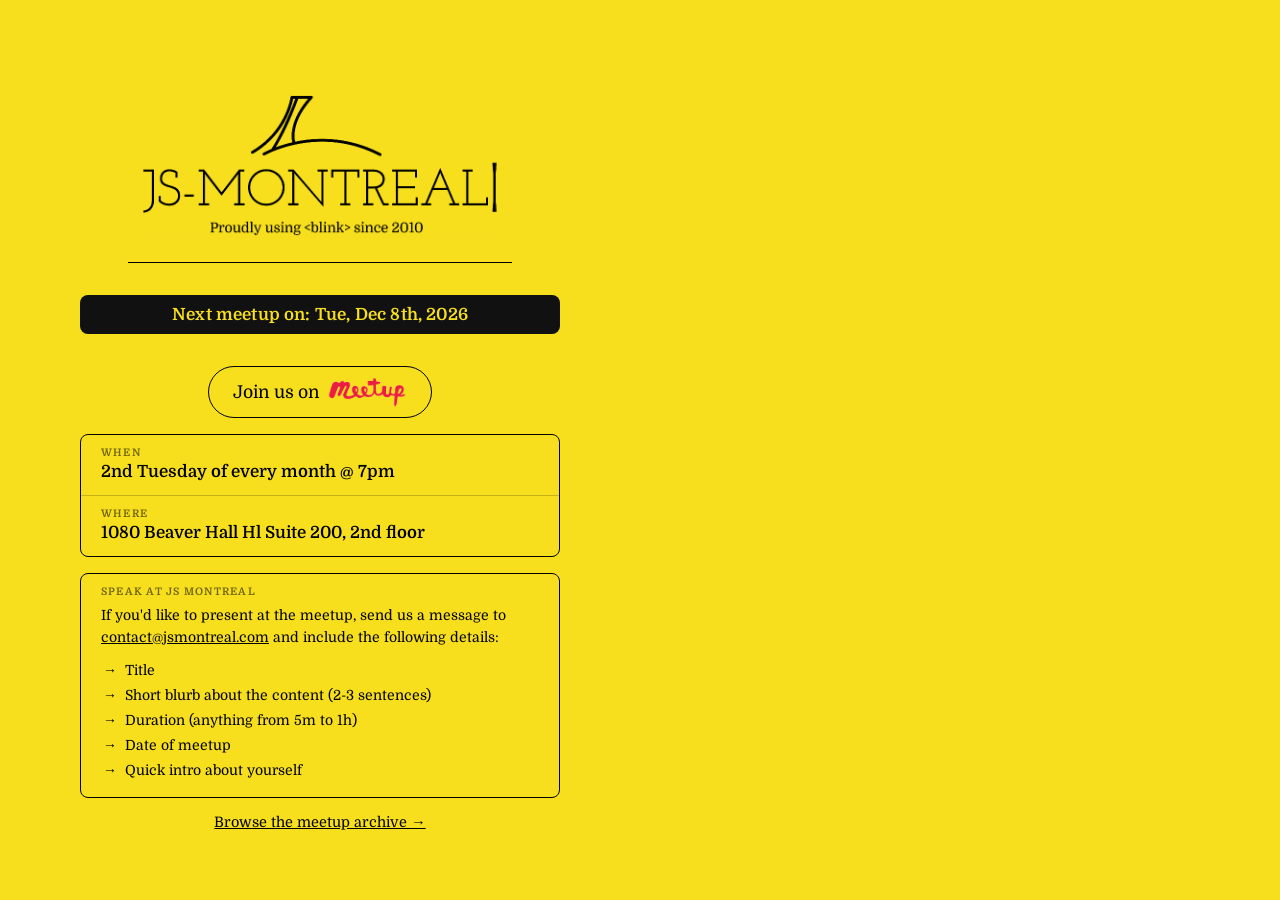
<file: index.html>
<!DOCTYPE html>
<html>
  <head>
    <meta charset="utf-8">
    <meta name="viewport" content="width=device-width, initial-scale=1">
    <title>JS-Montreal</title>

    <meta name="description" content="Join the free JS Montreal Meetup! Share and learn about JavaScript & TypeScript, present projects, and connect with fellow developers in the community.">
    <meta property="og:title" content="JS-Montreal">
    <meta property="og:type" content="article" />
    <meta property="og:description" content="Join the free JS Montreal Meetup! Share and learn about JavaScript & TypeScript, present projects, and connect with fellow developers in the community.">
    <meta property="og:image" content="https://jsmontreal.com/images/share.png">
    <meta property="og:url" content="https://jsmontreal.com">
    <meta name="twitter:card" content="summary_large_image">

    <link rel="preconnect" href="https://fonts.googleapis.com">
    <link rel="preconnect" href="https://fonts.gstatic.com" crossorigin>
    <link href="https://fonts.googleapis.com/css2?family=Domine:wght@400..700&display=swap" rel="stylesheet">
    <link rel="icon" type="image/png" href="favicon.png" />
    <link rel="stylesheet" href="main.css">
    <script src="main.js" defer></script>
  </head>

  <body>
    <div class="container">
      <div class="main">

        <img src="images/logo.png" width="400" height="200" class="logo" alt="JS-Montreal" />

        <div class="info">
          <p class="next-meetup" id="next-meetup"></p>

          <a class="meetup-link" href="https://www.meetup.com/js-montreal/">
            <span class="join-us">Join us on </span>
            <img class="meetup-logo" src="images/meetup-logo.png" width="80" height="32" alt="Meetup" />
          </a>

          <div class="time-place">
            <div class="when">
              <span class="info-label">When</span>
              <span class="info-value">2nd Tuesday of every month @ 7pm</span>
            </div>
            <div class="where">
              <span class="info-label">Where</span>
              <span class="info-value">1080 Beaver Hall Hl Suite 200, 2nd floor</span>
            </div>
          </div>
          <div class="present">
            <span class="info-label">Speak at JS Montreal</span>
            <p>If you'd like to present at the meetup, send us a message to <a href="mailto:contact@jsmontreal.com">contact@jsmontreal.com</a>
              and include the following details:</p>
            <ul class="present-details">
              <li>Title</li>
              <li>Short blurb about the content (2-3 sentences)</li>
              <li>Duration (anything from 5m to 1h)</li>
              <li>Date of meetup</li>
              <li>Quick intro about yourself</li>
            </ul>
          </div>

          <a class="archive-link" href="archive.html">Browse the meetup archive &rarr;</a>
        </div>

      </div>

      <div class="map-container">
        <iframe
          class="map"
          src="https://www.google.com/maps/embed?pb=!1m18!1m12!1m3!1d5592.767102685664!2d-73.56806292315389!3d45.50235707107465!2m3!1f0!2f0!3f0!3m2!1i1024!2i768!4f13.1!3m3!1m2!1s0x4cc91b0db4e17add%3A0x46d896aeb6bc83aa!2sUpgrade%2C%20Inc!5e0!3m2!1sen!2sca!4v1739802620753!5m2!1sen!2sca"
          width="100%"
          allowfullscreen=""
          loading="lazy"
          referrerpolicy="no-referrer-when-downgrade">
        </iframe>
      </div>

    </div>
  </body>
</html>
</file>
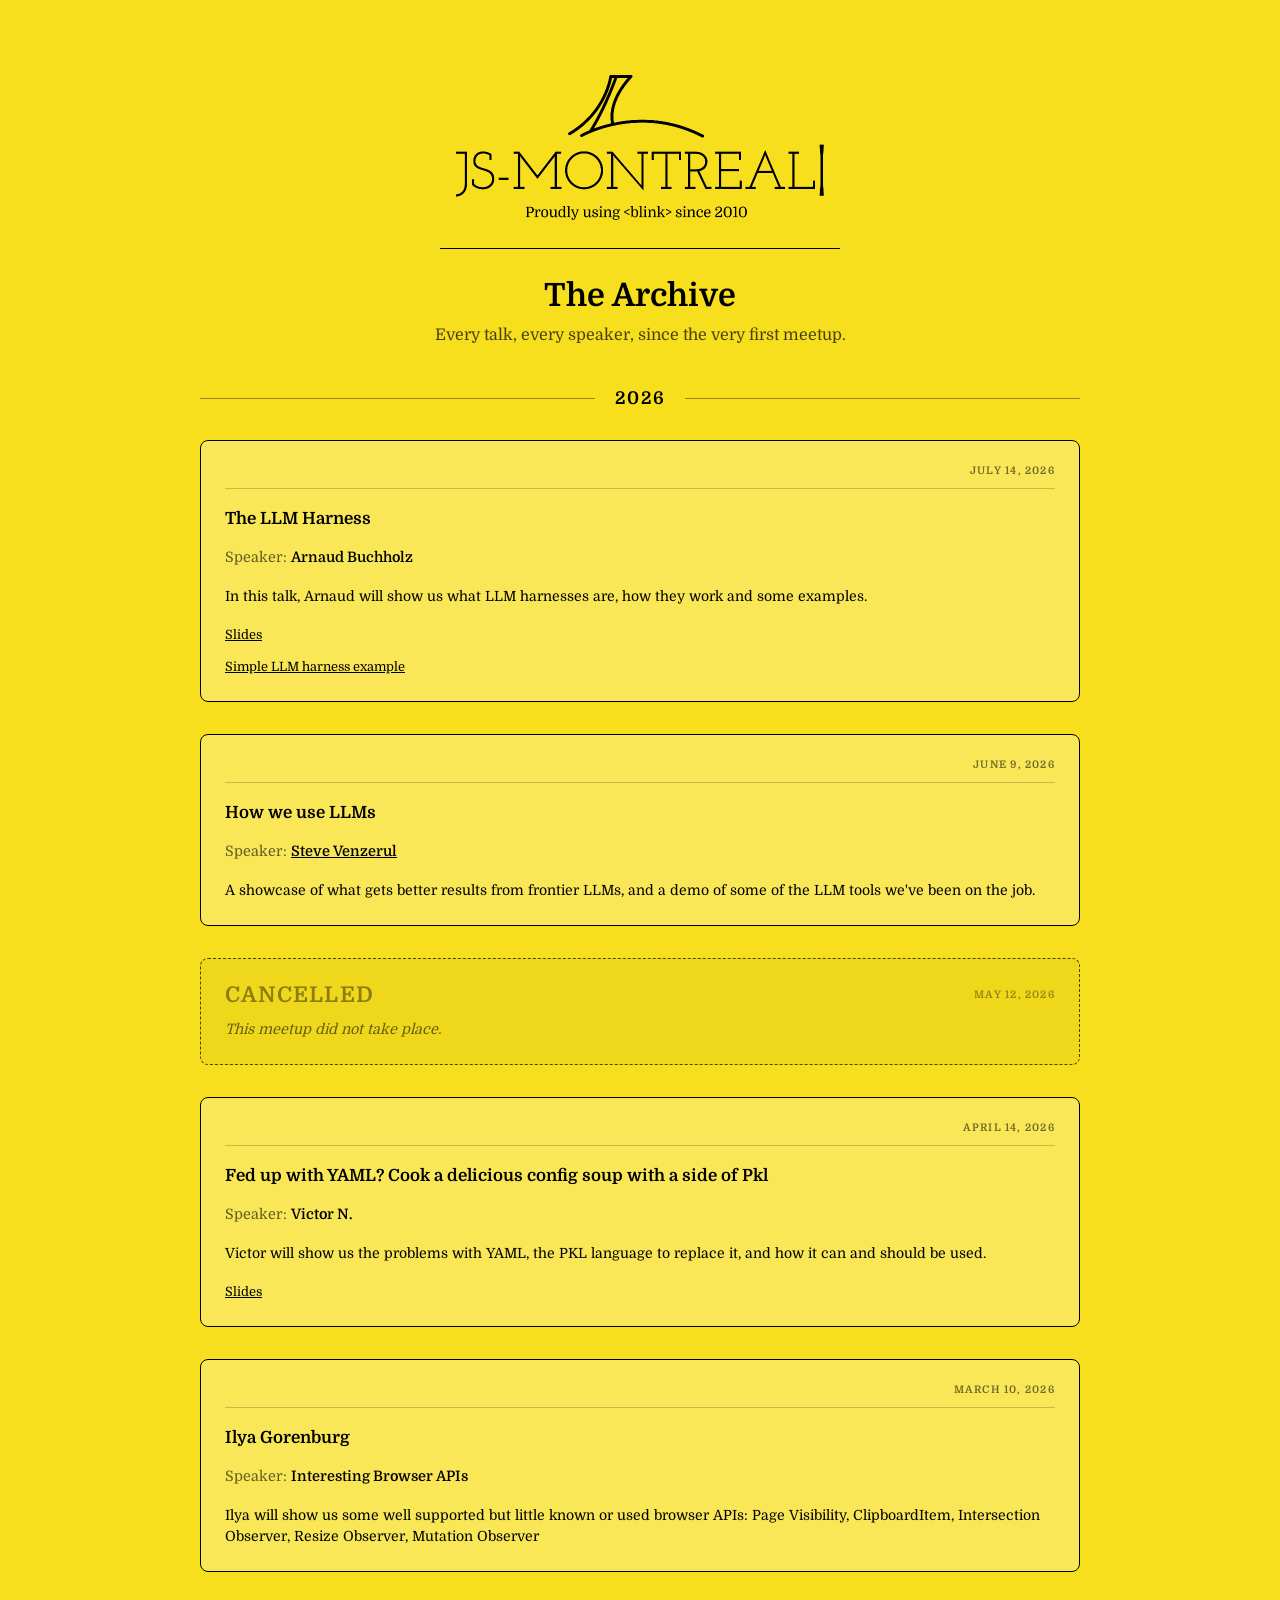
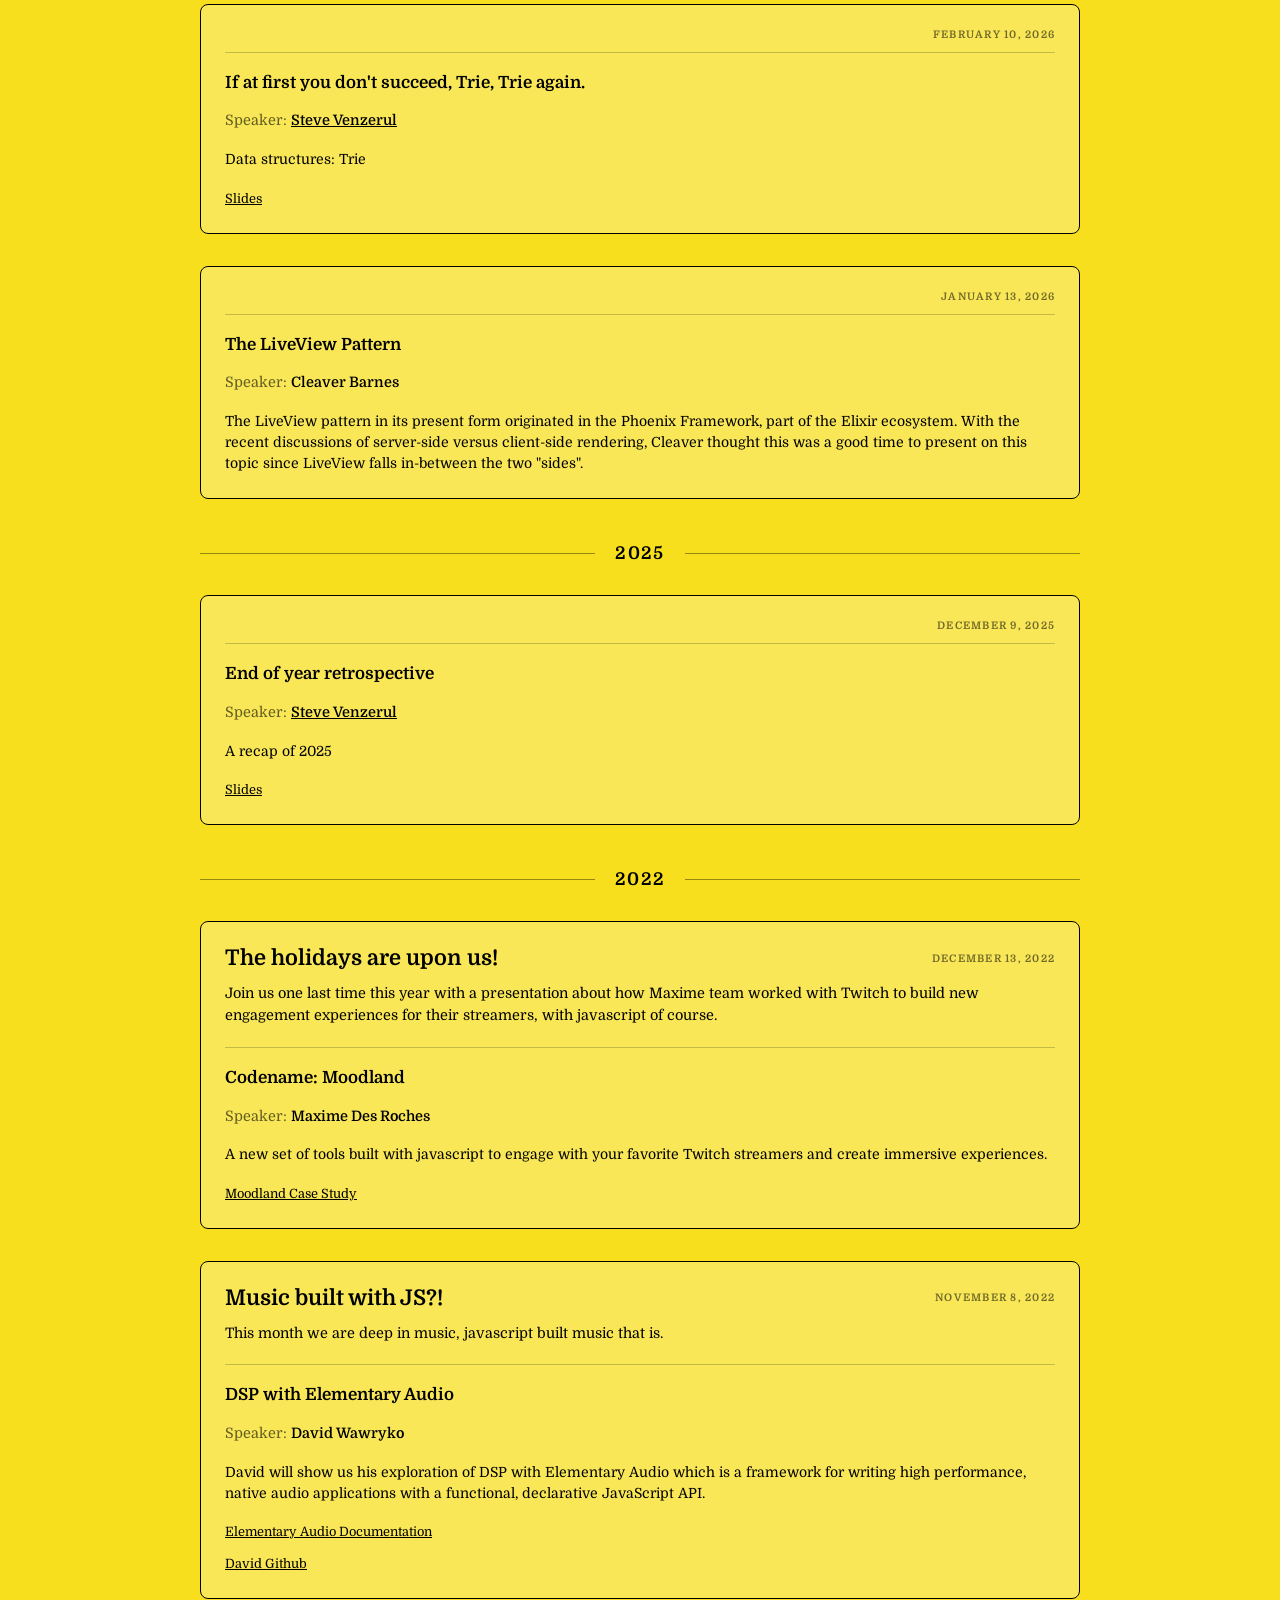
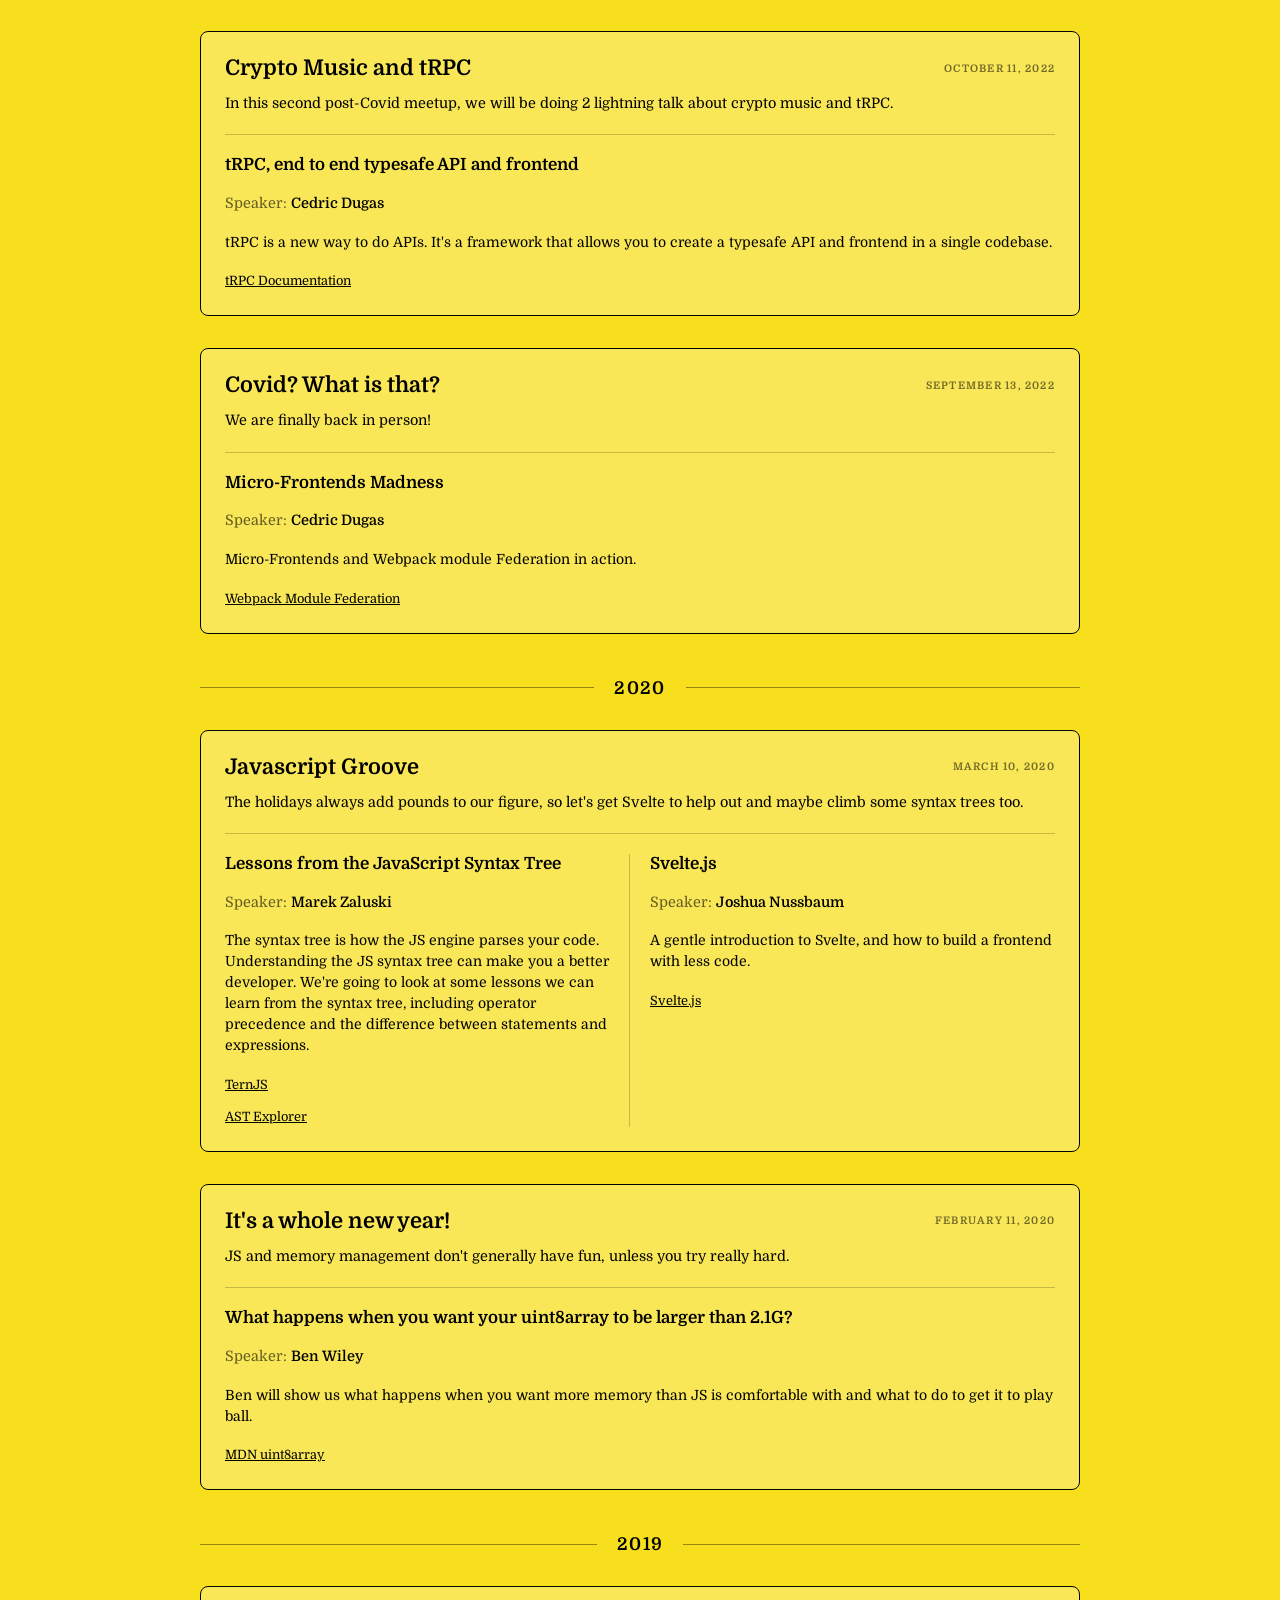
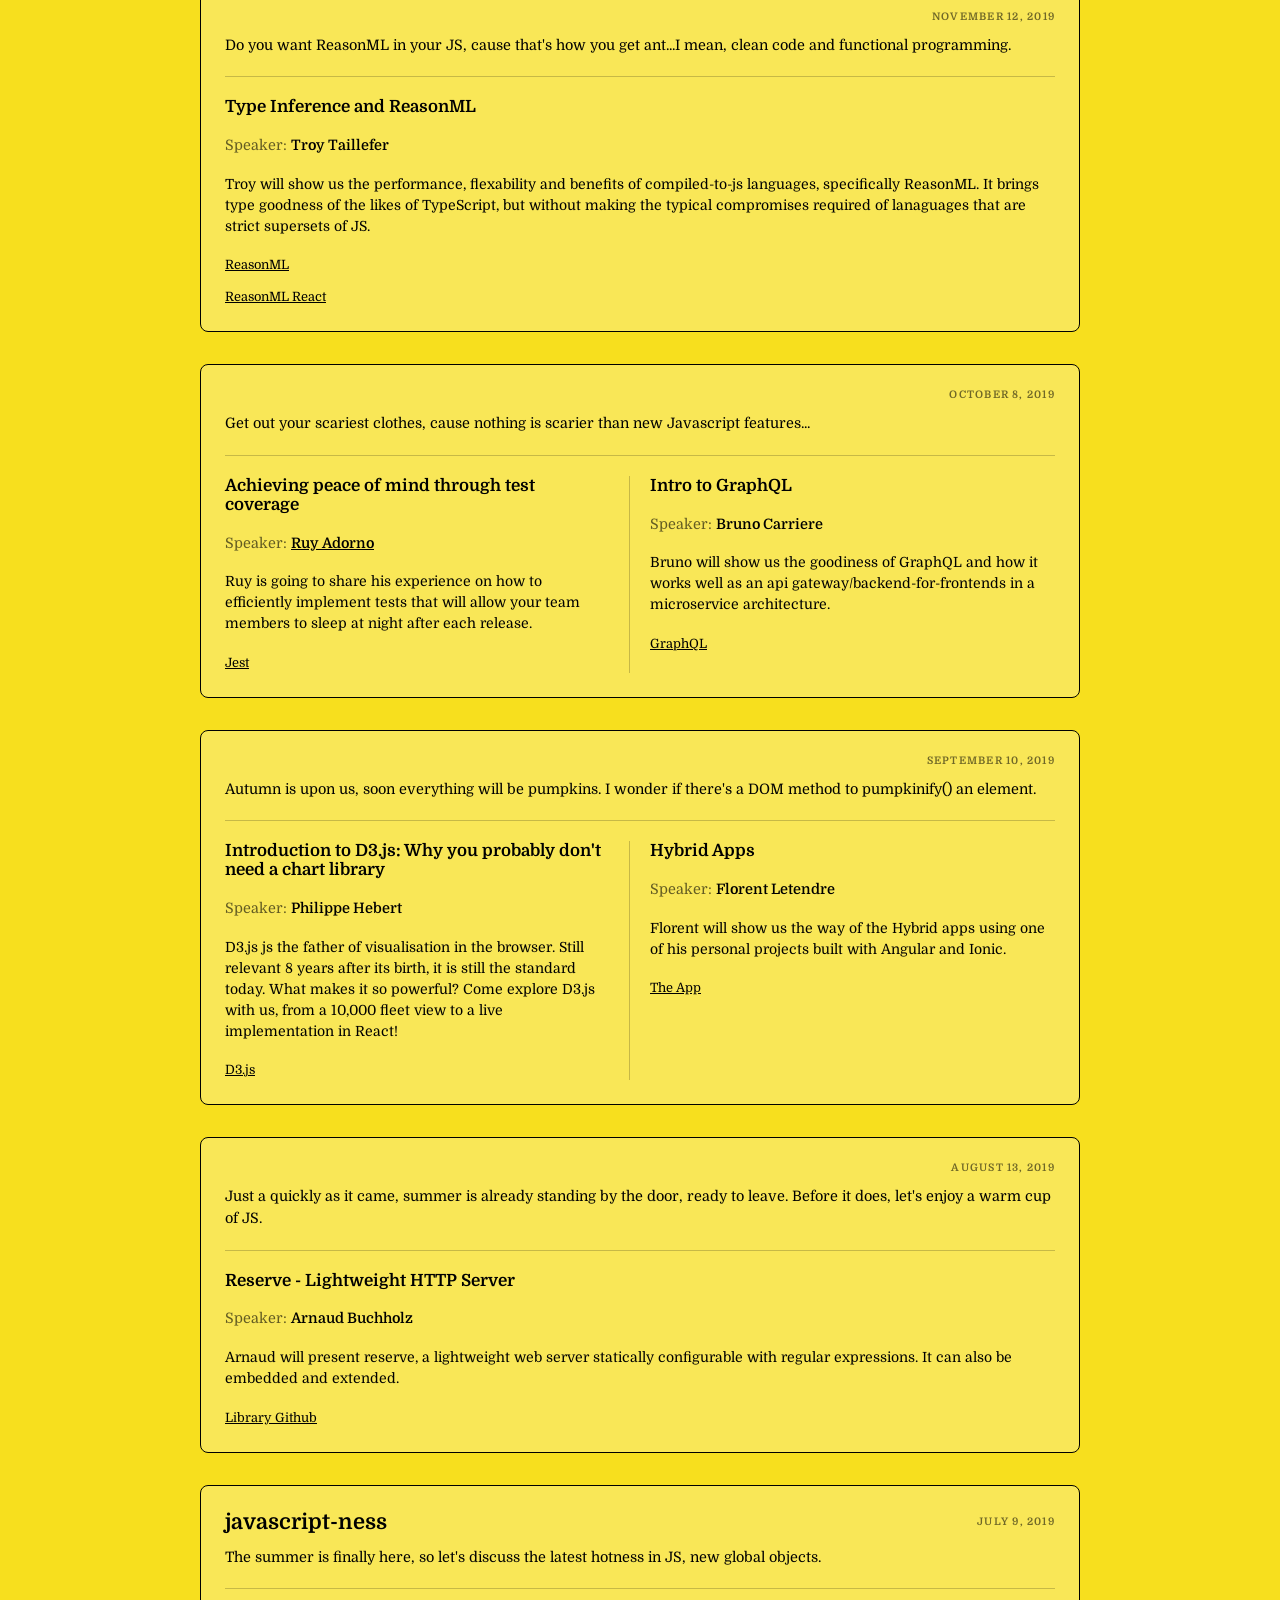
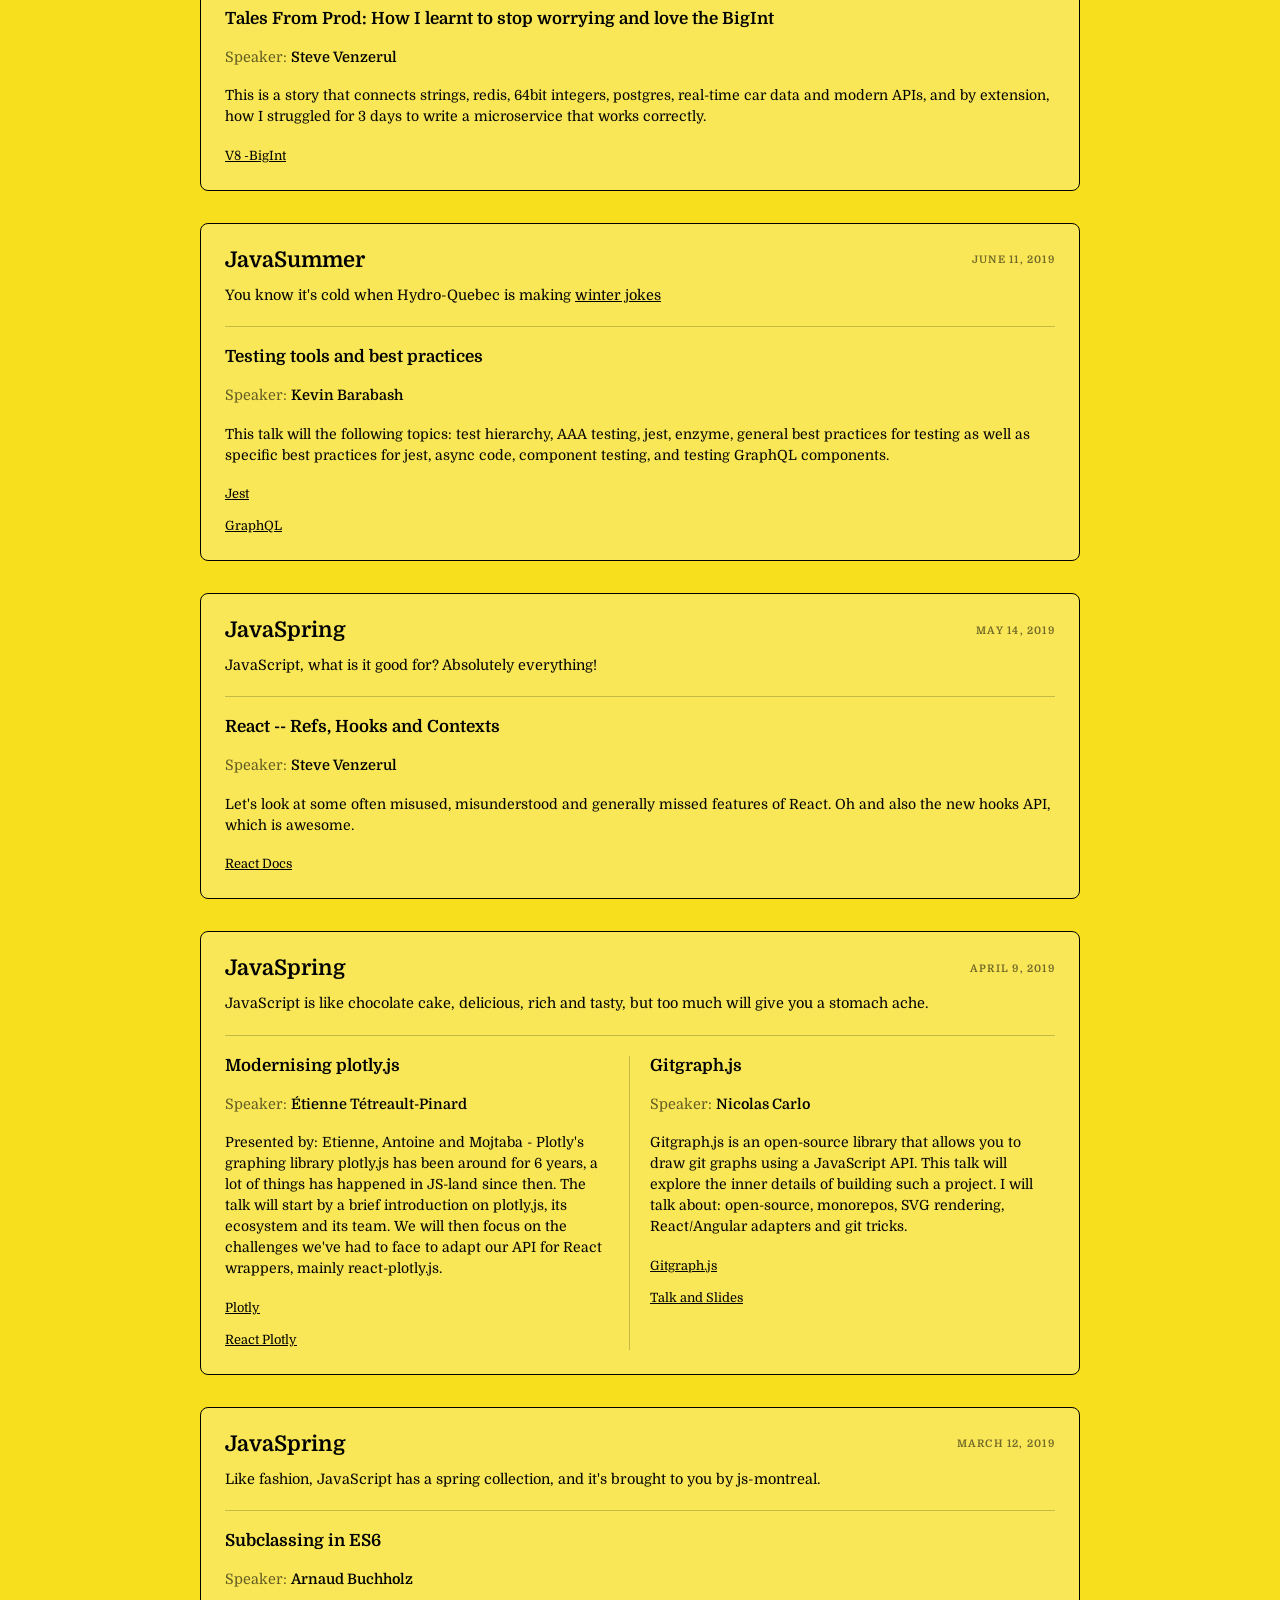
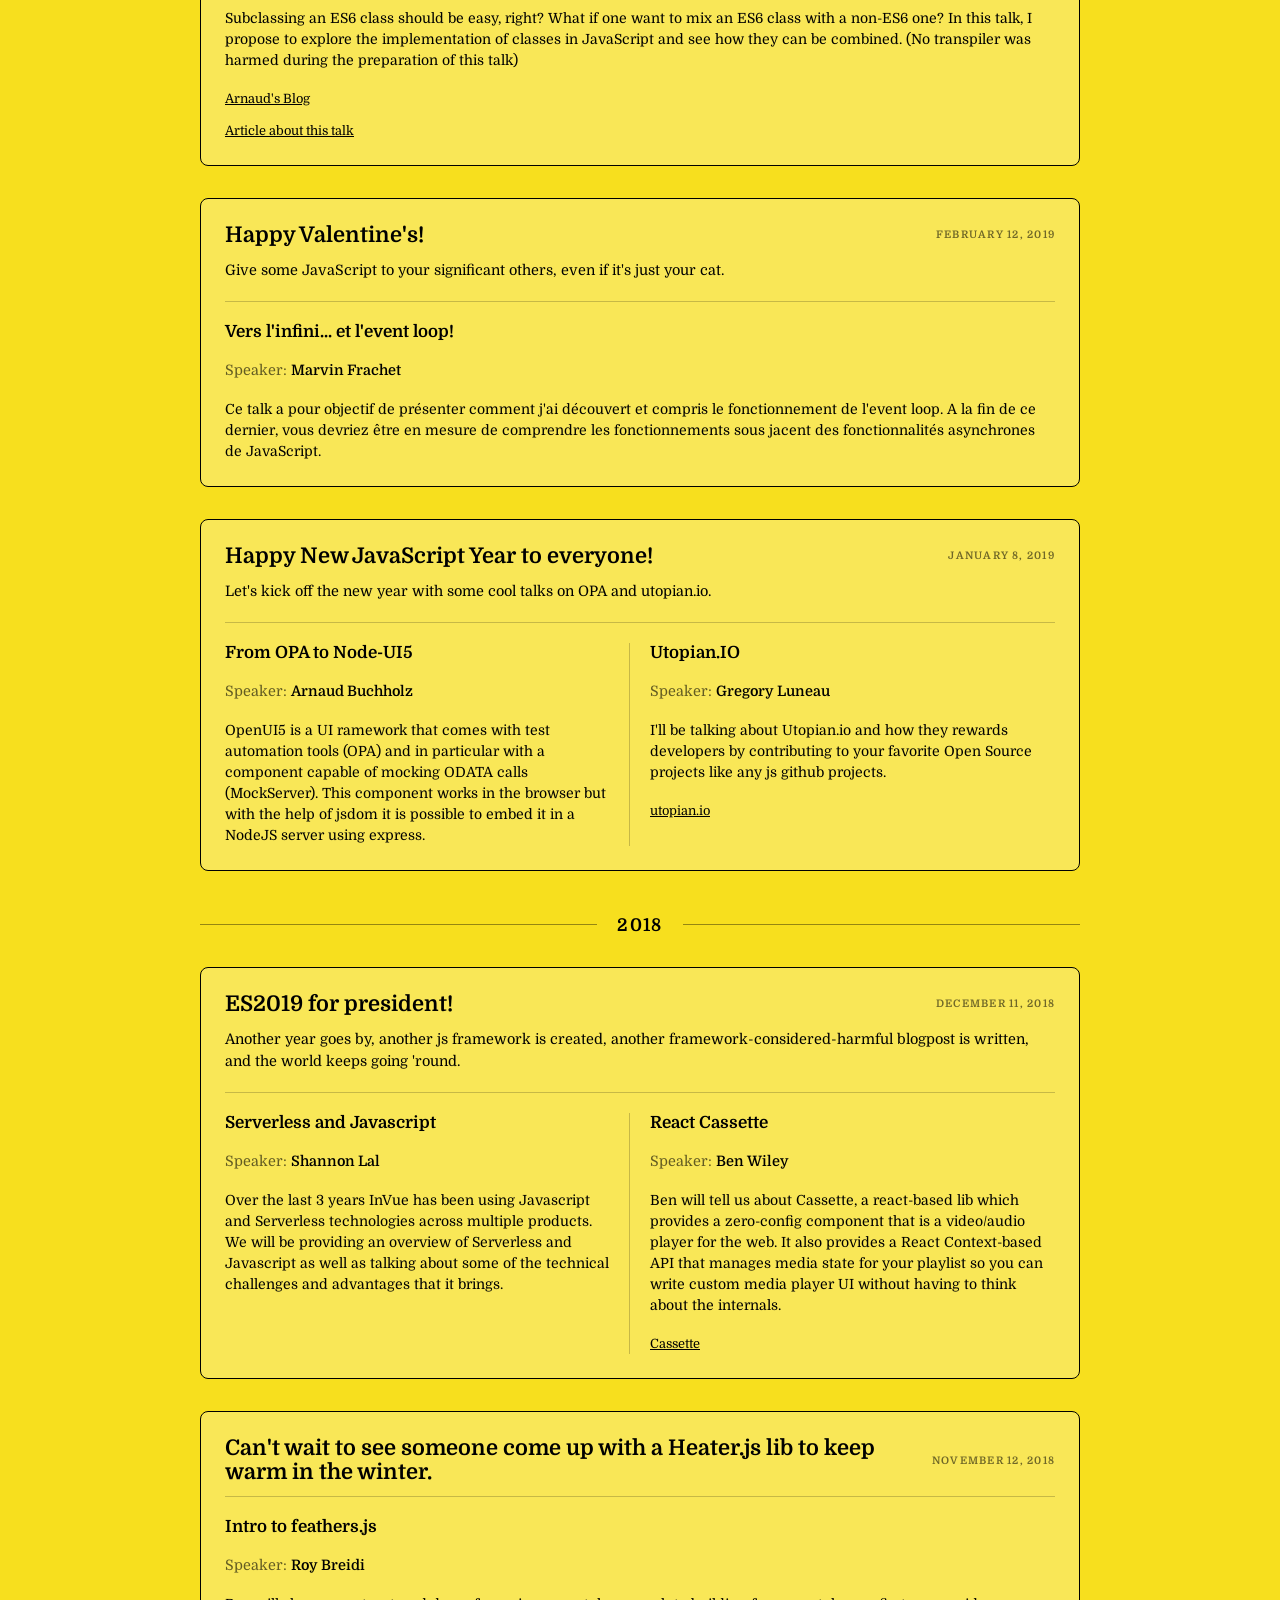
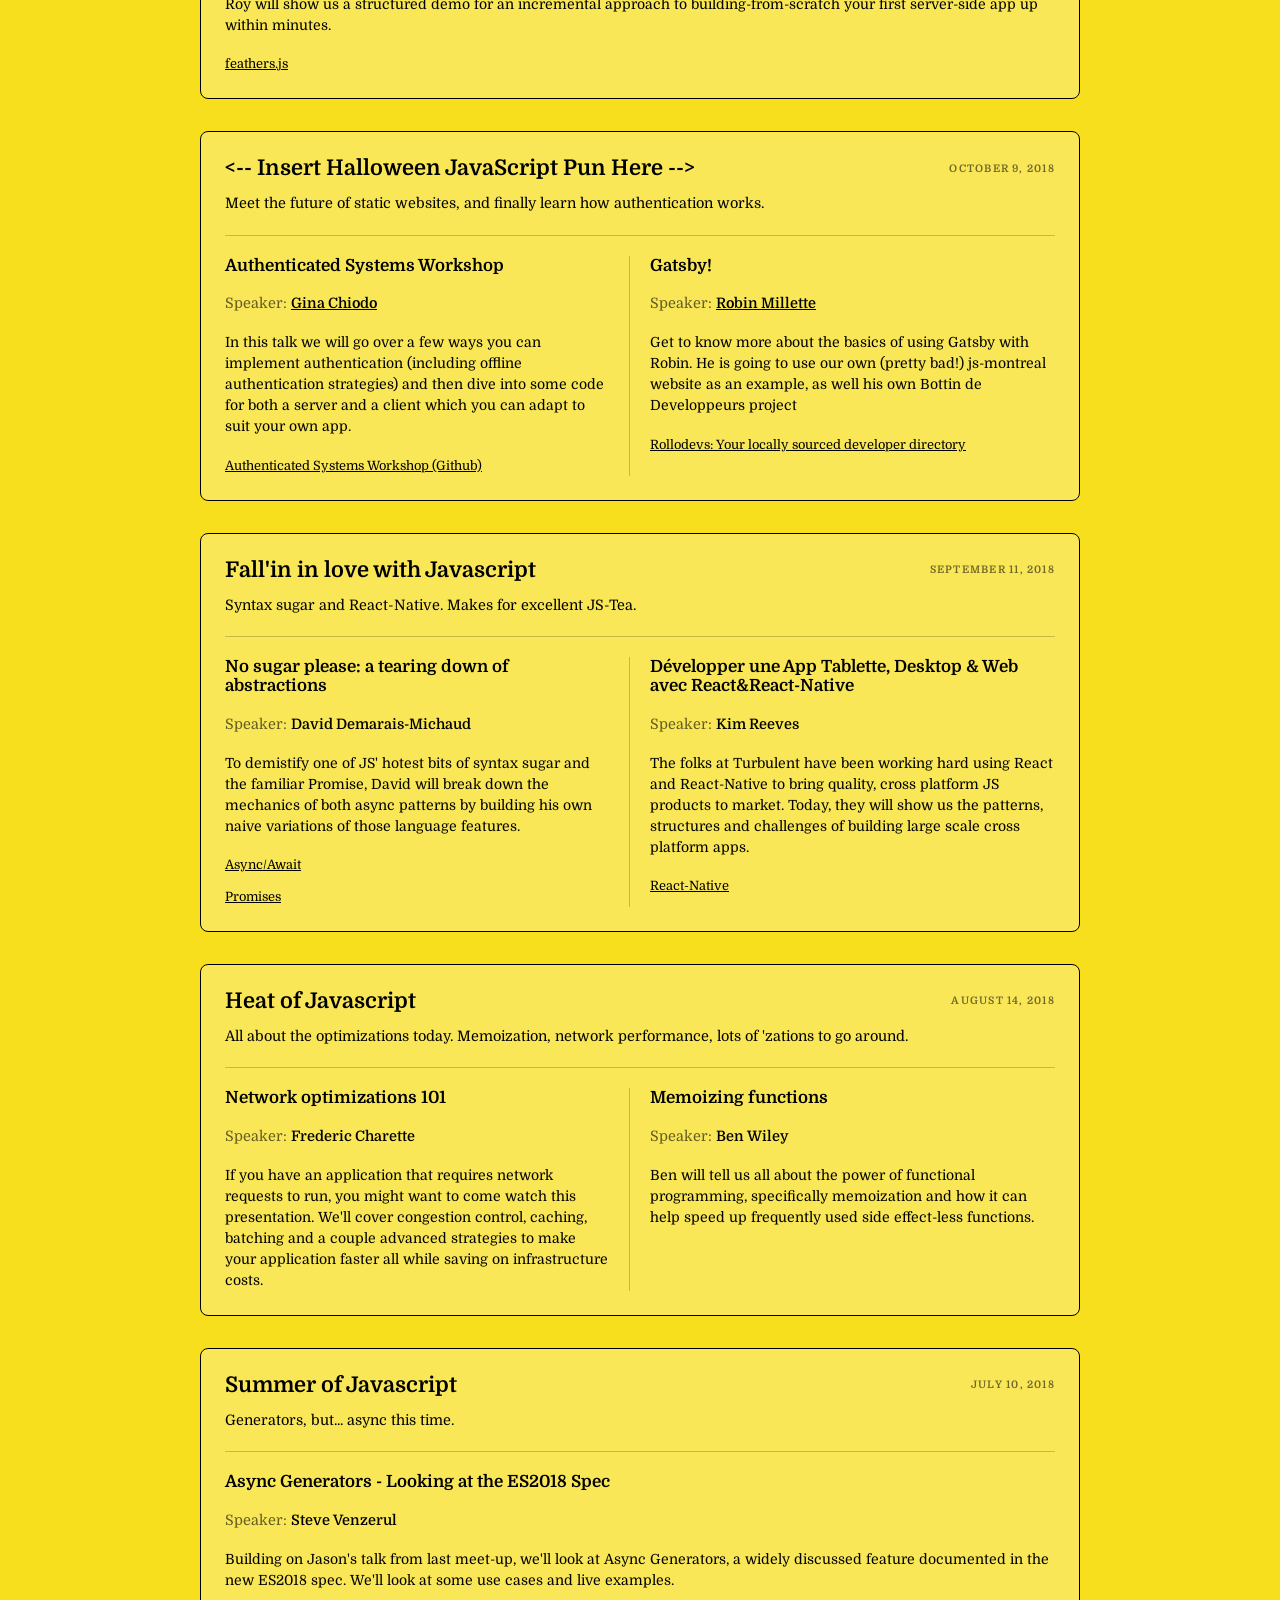
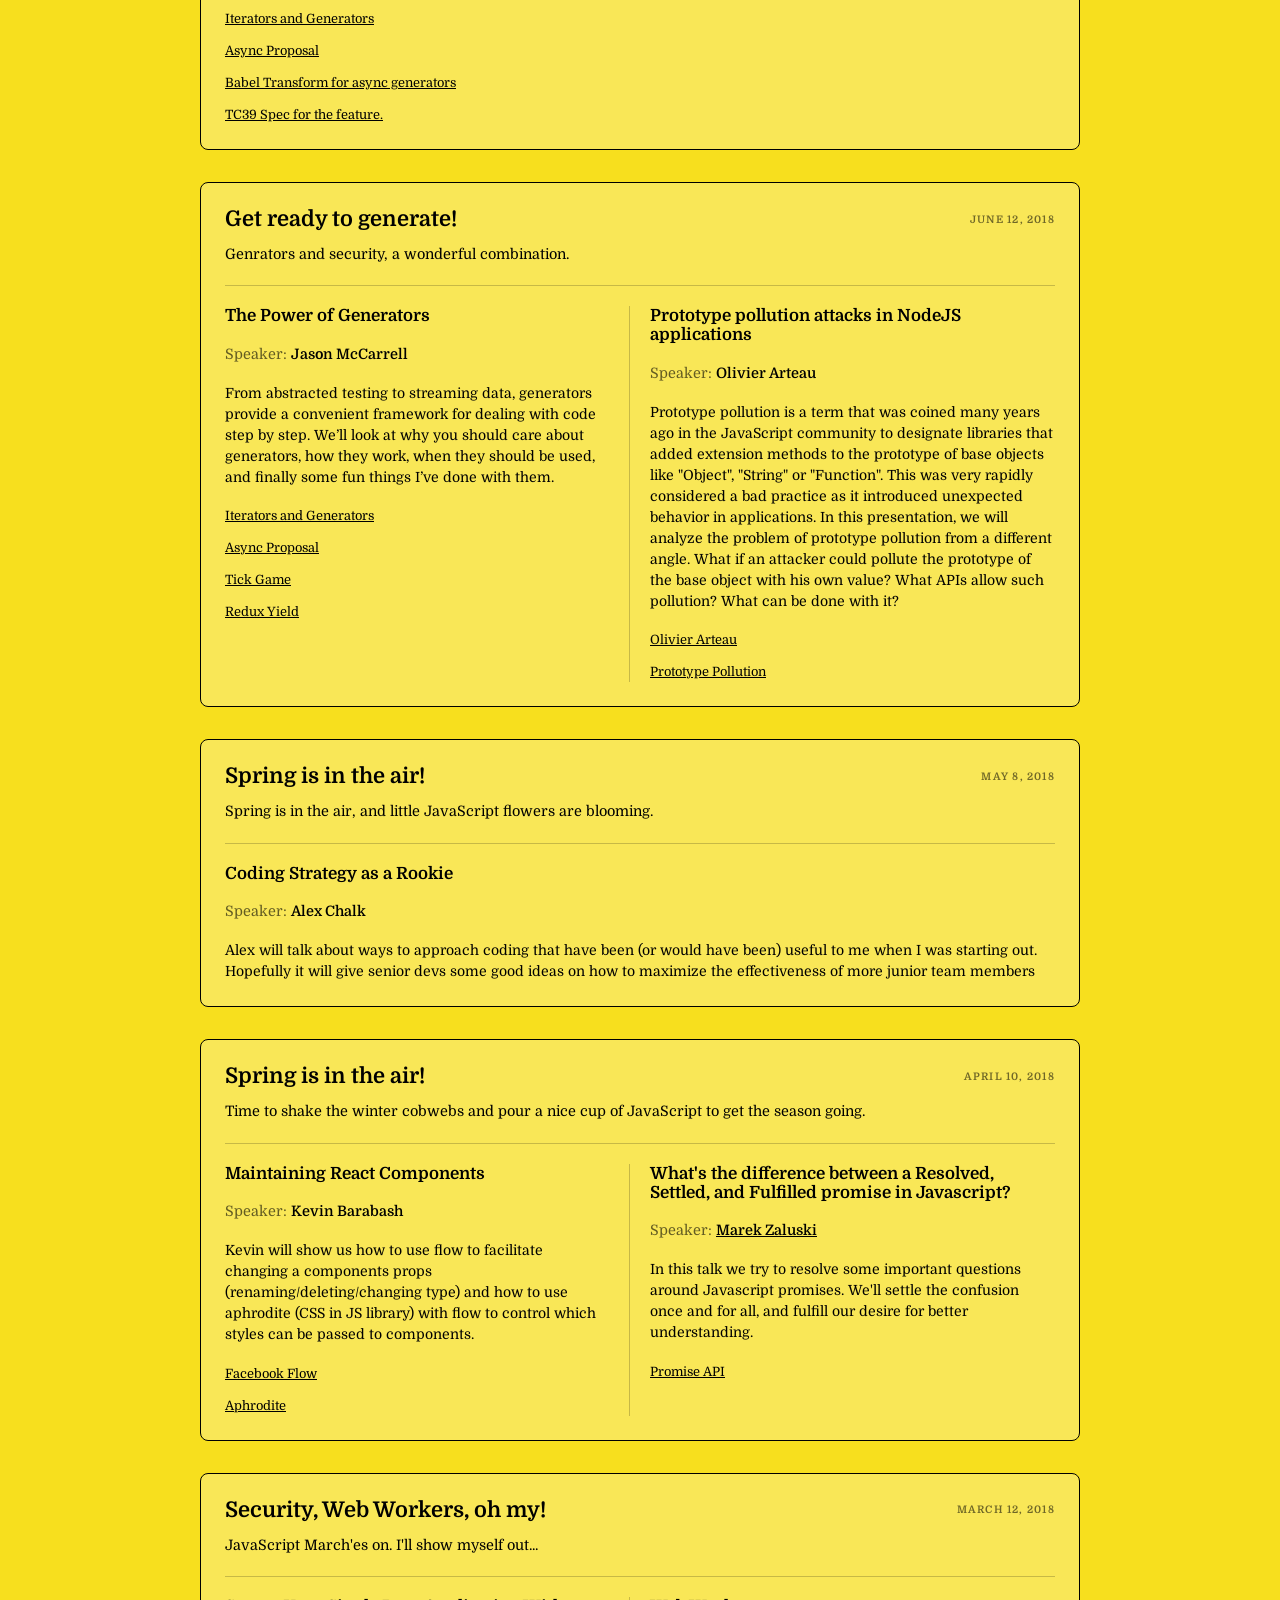
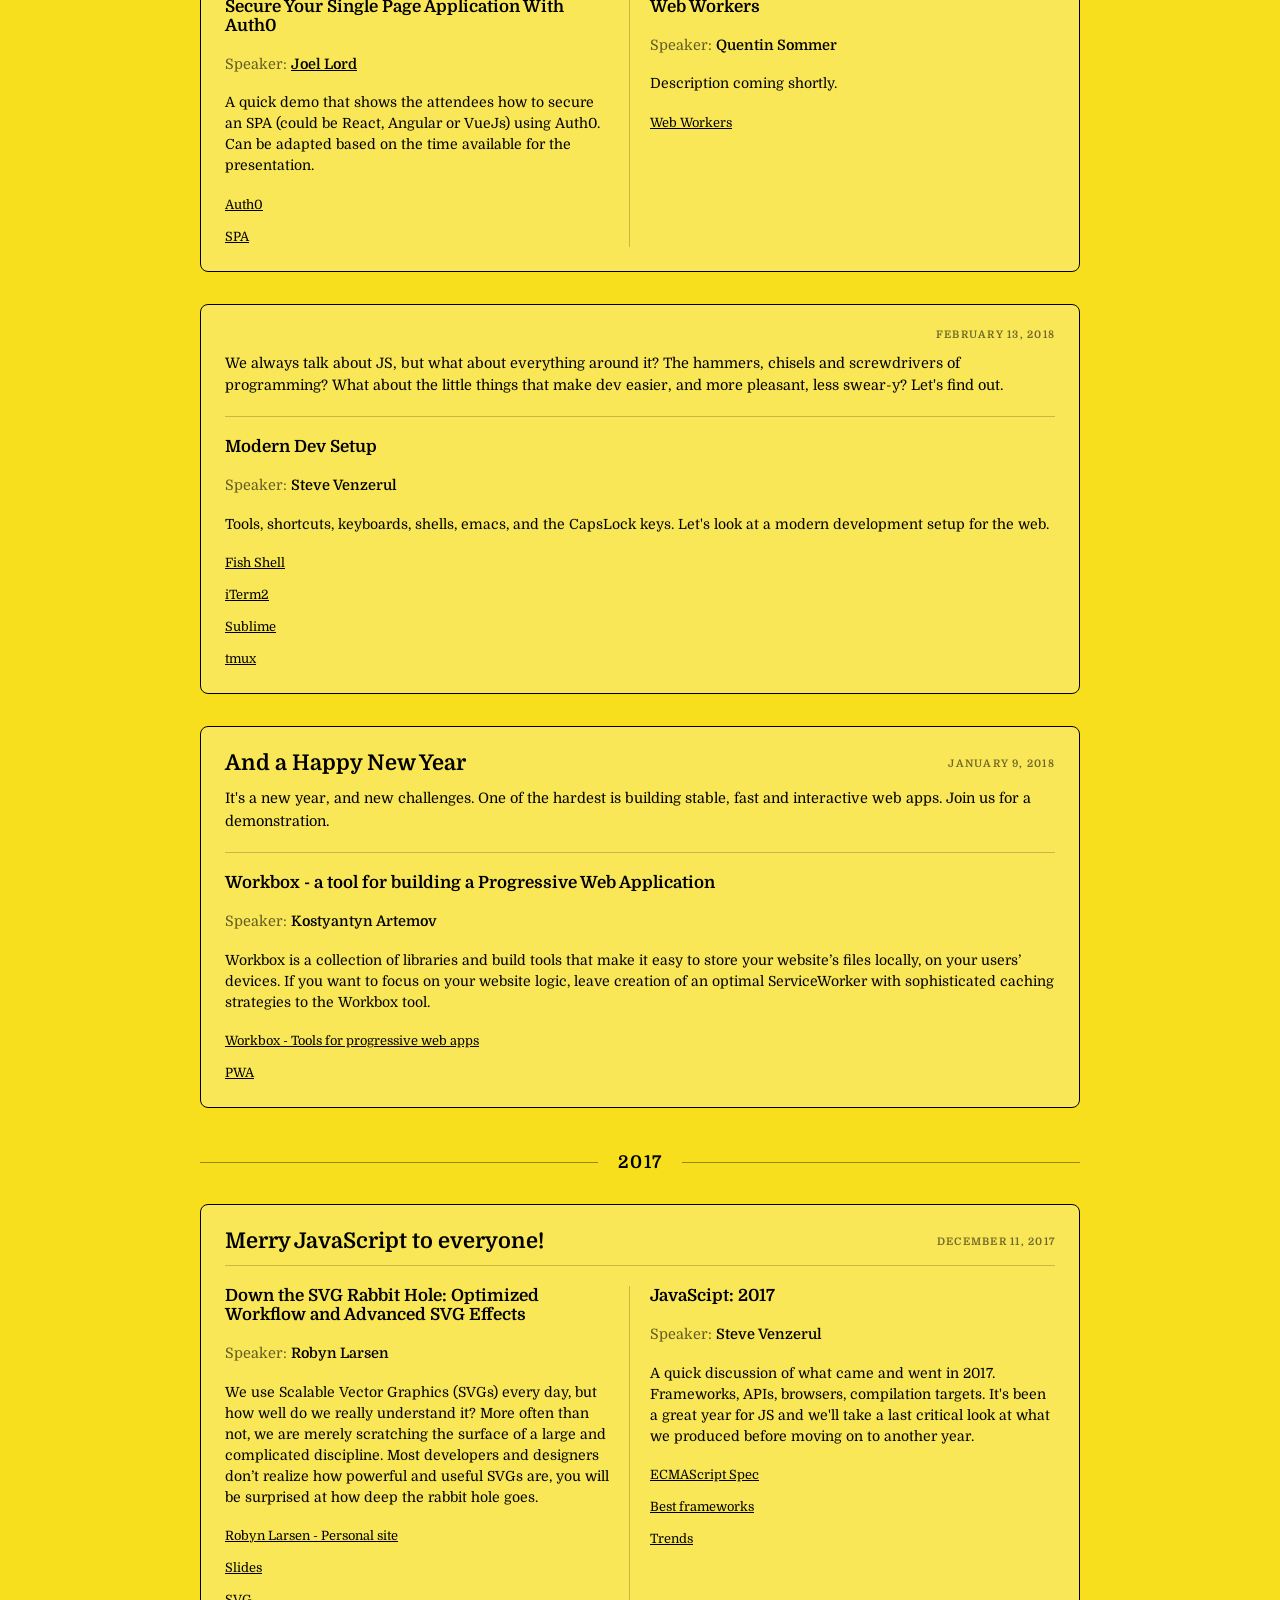
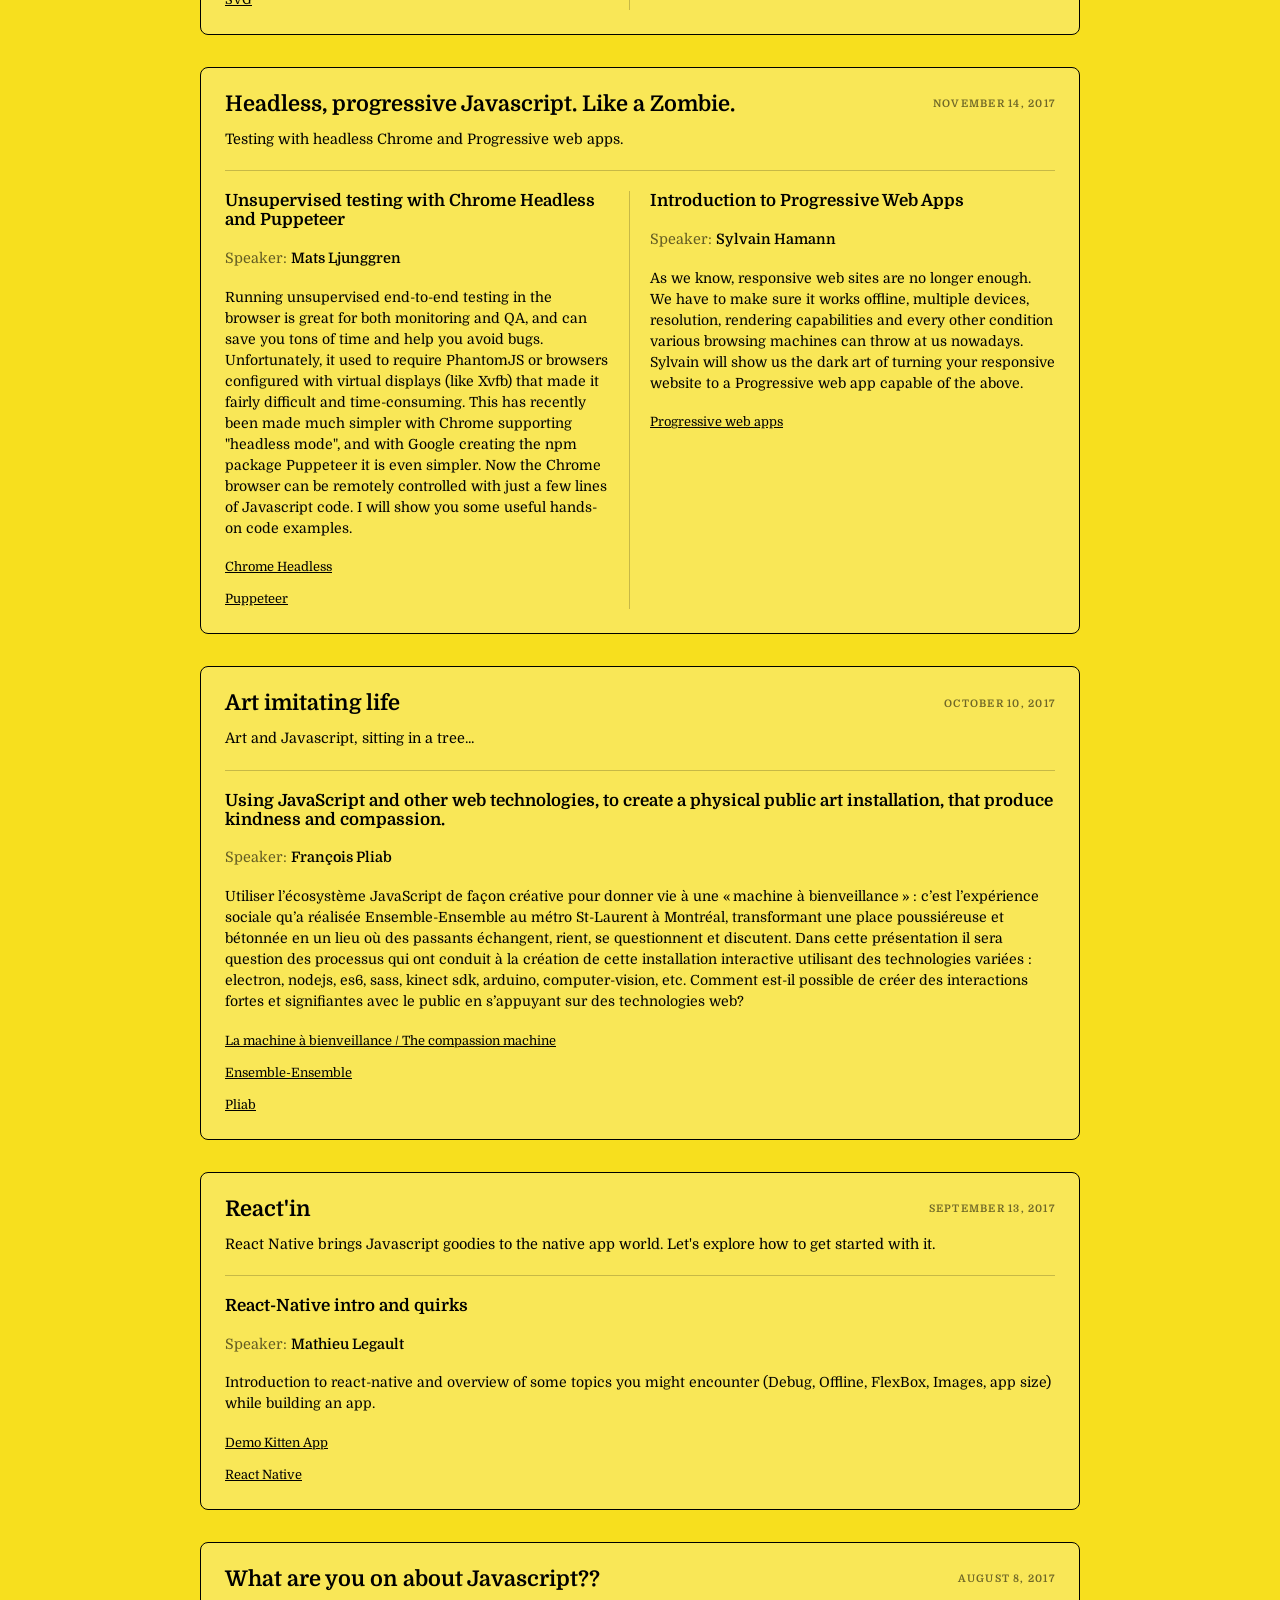
<file: archive.html>
<!DOCTYPE html>
<html>
  <head>
    <meta charset="utf-8">
    <meta name="viewport" content="width=device-width, initial-scale=1">
    <title>Meetup Archive - JS-Montreal</title>

    <meta name="description" content="Browse the full archive of past JS Montreal meetups, talks and speakers.">
    <meta property="og:title" content="Meetup Archive - JS-Montreal">
    <meta property="og:type" content="article" />
    <meta property="og:description" content="Browse the full archive of past JS Montreal meetups, talks and speakers.">
    <meta property="og:image" content="https://jsmontreal.com/images/share.png">
    <meta property="og:url" content="https://jsmontreal.com/archive.html">
    <meta name="twitter:card" content="summary_large_image">

    <link rel="preconnect" href="https://fonts.googleapis.com">
    <link rel="preconnect" href="https://fonts.gstatic.com" crossorigin>
    <link href="https://fonts.googleapis.com/css2?family=Domine:wght@400..700&display=swap" rel="stylesheet">
    <link rel="icon" type="image/png" href="favicon.png" />
    <link rel="stylesheet" href="main.css">
    <link rel="stylesheet" href="archive.css">
    <script src="meetups.js" defer></script>
    <script src="archive.js" defer></script>
  </head>

  <body class="archive-body">
    <div class="archive-page">

      <header class="archive-header">
        <a href="index.html" class="archive-logo-link">
          <img src="images/logo.png" width="400" height="200" class="logo" alt="JS-Montreal" />
        </a>
        <h1 class="archive-title">The Archive</h1>
        <p class="archive-subtitle">Every talk, every speaker, since the very first meetup.</p>
      </header>

      <main id="archive-list" class="archive-list" aria-live="polite">
        <p class="archive-loading">Loading archive&hellip;</p>
      </main>

    </div>
  </body>
</html>
</file>
<file: main.css>
html {
  font-size: 16px;
}

body {
  background-color: #F7DF1E;
  padding: 0;
  margin: 0;
  height: 100%;
  font-family: "Domine", sans-serif;
  font-size: 1.5rem;
}

.container {
  display: flex;
  flex-direction: row;
  flex-wrap: wrap;
  justify-content: flex-start;
  align-items: stretch;
  align-content: stretch;
  height: 100vh;
}

.main {
  width: 50%;
  display: flex;
  flex-direction: column;
  align-items: center;
  justify-content: center;
  gap: 2rem;
}

.logo {
  width: 60%;
  max-width: 25rem;
  margin: 0 auto;
  display: block;
  border-bottom: .0625rem solid black;
  height: auto;
}

.info {
  display: flex;
  flex-direction: column;
  align-items: stretch;
  margin: 0 auto;
  width: 85%;
  max-width: 30rem;
  gap: 1rem;
  font-size: 1rem;
}

.info-label {
  display: block;
  font-size: 0.65rem;
  font-weight: 700;
  letter-spacing: 0.12em;
  text-transform: uppercase;
  opacity: 0.55;
}

.info-value {
  display: block;
  font-size: 1.05rem;
  font-weight: 600;
  line-height: 1.3;
}

.time-place {
  border: 1px solid black;
  border-radius: 0.5rem;
  overflow: hidden;
}

.when, .where {
  padding: 0.75rem 1.25rem;
  text-align: left;
  display: flex;
  flex-direction: column;
  gap: 0.2rem;
}

.where {
  border-top: 1px solid rgba(0, 0, 0, 0.2);
}

.present {
  font-size: 1rem;
  display: flex;
  flex-direction: column;
  border: 1px solid black;
  border-radius: 0.5rem;
  padding: 0.75rem 1.25rem;
}

.present a {
  color: currentColor;
  text-decoration: underline;
}

.present a:hover {
  text-decoration: none;
}

.present p {
  margin: 0.5rem 0;
  font-size: 0.875rem;
  line-height: 1.55;
}

.present-details {
  text-align: left;
  margin: 0.25rem 0 0;
  padding-left: 1.5rem;
  list-style-type: '→  ';
  font-size: 0.875rem;
}

.present-details li {
  margin-bottom: 0.25rem;
  line-height: 1.5;
}

.archive-link {
  text-align: center;
  font-size: 0.9rem;
  color: currentColor;
  text-decoration: underline;
}

.archive-link:hover {
  text-decoration: none;
}

.next-meetup {
  margin: 0 0 1rem 0;
  text-align: center;
  font-size: 1.05rem;
  font-weight: 700;
  background-color: #111;
  color: #F7DF1E;
  padding: 0.65rem 1.25rem;
  border-radius: 0.5rem;
  letter-spacing: 0.01em;
}

.meetup-link {
  text-align: center;
  display: inline-flex;
  text-decoration: none;
  align-items: center;
  justify-content: center;
  align-self: center;
  padding: 0.55rem 1.5rem;
  color: currentColor;
  border: 1px solid black;
  border-radius: 2rem;
  font-size: 1.1rem;
  transition: background-color 0.15s;
}

.meetup-link:hover {
  background-color: rgba(0, 0, 0, 0.07);
}

.meetup-link:hover .join-us {
  text-decoration: none;
}

.meetup-logo {
  width: 5rem;
}

.join-us {
  display: block;
  padding-right: 0.4rem;
  text-decoration: none;
}

.map-container {
  display: flex;
  width: 50%;
  align-items: stretch;
}

.map {
  width: 100%;
  margin: 0;
  border: 0;
  height: 100%;
}


@media all and (max-width: 700px) {
    .main {
        width: 100%;
        justify-content: flex-start;
        gap: 1.5rem;
        padding: 2rem 0 2.5rem;
    }

    .map-container {
        width: 100%;
    }

}
</file>
<file: archive.css>
.archive-body {
  height: auto;
  min-height: 100vh;
  overflow-x: hidden;
}

.archive-page {
  max-width: 55rem;
  margin: 0 auto;
  padding: 3rem 1.5rem 5rem;
}

.archive-header {
  display: flex;
  flex-direction: column;
  align-items: center;
  text-align: center;
  gap: 0.75rem;
  margin-bottom: 2rem;
}

.archive-logo-link {
  display: block;
  width: 60%;
  max-width: 25rem;
  margin: 0 auto;
  border-bottom: none;
}

.archive-logo-link .logo {
  width: 100%;
  max-width: none;
}

.archive-title {
  font-size: 2rem;
  margin: 1rem 0 0 0;
}

.archive-subtitle {
  font-size: 1rem;
  opacity: 0.7;
  margin: 0;
}

.archive-loading {
  text-align: center;
  font-size: 1rem;
}

.archive-list {
  display: flex;
  flex-direction: column;
  gap: 2rem;
}

.year-separator {
  display: flex;
  align-items: center;
  gap: 1.25rem;
  margin-top: 0.75rem;
}

.year-line {
  flex: 1 1 auto;
  height: 1px;
  background-color: rgba(0, 0, 0, 0.4);
}

.year-label {
  flex: 0 0 auto;
  font-size: 1.1rem;
  font-weight: 700;
  letter-spacing: 0.08em;
}

.meetup-card {
  border: 1px solid black;
  border-radius: 0.5rem;
  padding: 1.5rem;
  background-color: rgba(255, 255, 255, 0.25);
}

.meetup-header {
  display: flex;
  flex-direction: row;
  align-items: center;
  justify-content: space-between;
  gap: 1rem;
  margin: 0 0 0.75rem;
}

.meetup-date {
  flex: 0 0 auto;
  font-size: 0.65rem;
  font-weight: 700;
  letter-spacing: 0.12em;
  text-transform: uppercase;
  opacity: 0.55;
  white-space: nowrap;
}

.meetup-title {
  font-size: 1.35rem;
  margin: 0;
}

.meetup-blurb {
  font-size: 0.9rem;
  line-height: 1.55;
  margin: 0 0 1.25rem;
}

.meetup-card-cancelled {
  border-style: dashed;
  opacity: 0.7;
  background-color: rgba(0, 0, 0, 0.04);
}

.meetup-card-cancelled .meetup-title {
  text-transform: uppercase;
  letter-spacing: 0.05em;
  opacity: 0.6;
}

.meetup-cancelled-notice {
  font-size: 0.9rem;
  font-style: italic;
  line-height: 1.5;
  margin: 0;
  opacity: 0.8;
}

.meetup-title a,
.meetup-blurb a,
.speaker-synopsis a {
  color: currentColor;
}

.speakers {
  display: grid;
  grid-template-columns: 1fr;
  gap: 1.25rem;
  padding-top: 1.25rem;
  border-top: 1px solid rgba(0, 0, 0, 0.2);
}

.speakers.two-speakers {
  grid-template-columns: 1fr 1fr;
}

.speaker {
  display: flex;
  flex-direction: column;
  gap: 0.4rem;
}

.speakers.two-speakers .speaker:not(:last-child) {
  padding-right: 1.25rem;
  border-right: 1px solid rgba(0, 0, 0, 0.2);
}

.speaker-talk-title {
  font-size: 1.05rem;
  font-weight: 700;
  margin: 0;
}

.speaker-name {
  font-size: 0.9rem;
  font-weight: 600;
}

.speaker-label {
  font-weight: 400;
  opacity: 0.6;
}

.speaker-name a {
  color: currentColor;
}

.speaker-synopsis {
  font-size: 0.875rem;
  line-height: 1.5;
  margin: 0;
}

.speaker-links {
  list-style: none;
  margin: 0.25rem 0 0;
  padding: 0;
  display: flex;
  flex-direction: column;
  gap: 0.25rem;
}

.speaker-links a {
  font-size: 0.8rem;
  color: currentColor;
  text-decoration: underline;
}

.speaker-links a:hover {
  text-decoration: none;
}

@media all and (max-width: 700px) {
  .archive-page {
    padding: 2rem 1rem 3rem;
  }

  .meetup-card {
    padding: 1.25rem;
  }

  .meetup-header {
    flex-direction: column;
    align-items: flex-start;
    gap: 0.35rem;
  }

  .speakers.two-speakers {
    grid-template-columns: 1fr;
  }

  .speakers.two-speakers .speaker:not(:last-child) {
    padding-right: 0;
    border-right: none;
    padding-bottom: 1.25rem;
    border-bottom: 1px solid rgba(0, 0, 0, 0.2);
  }
}
</file>
